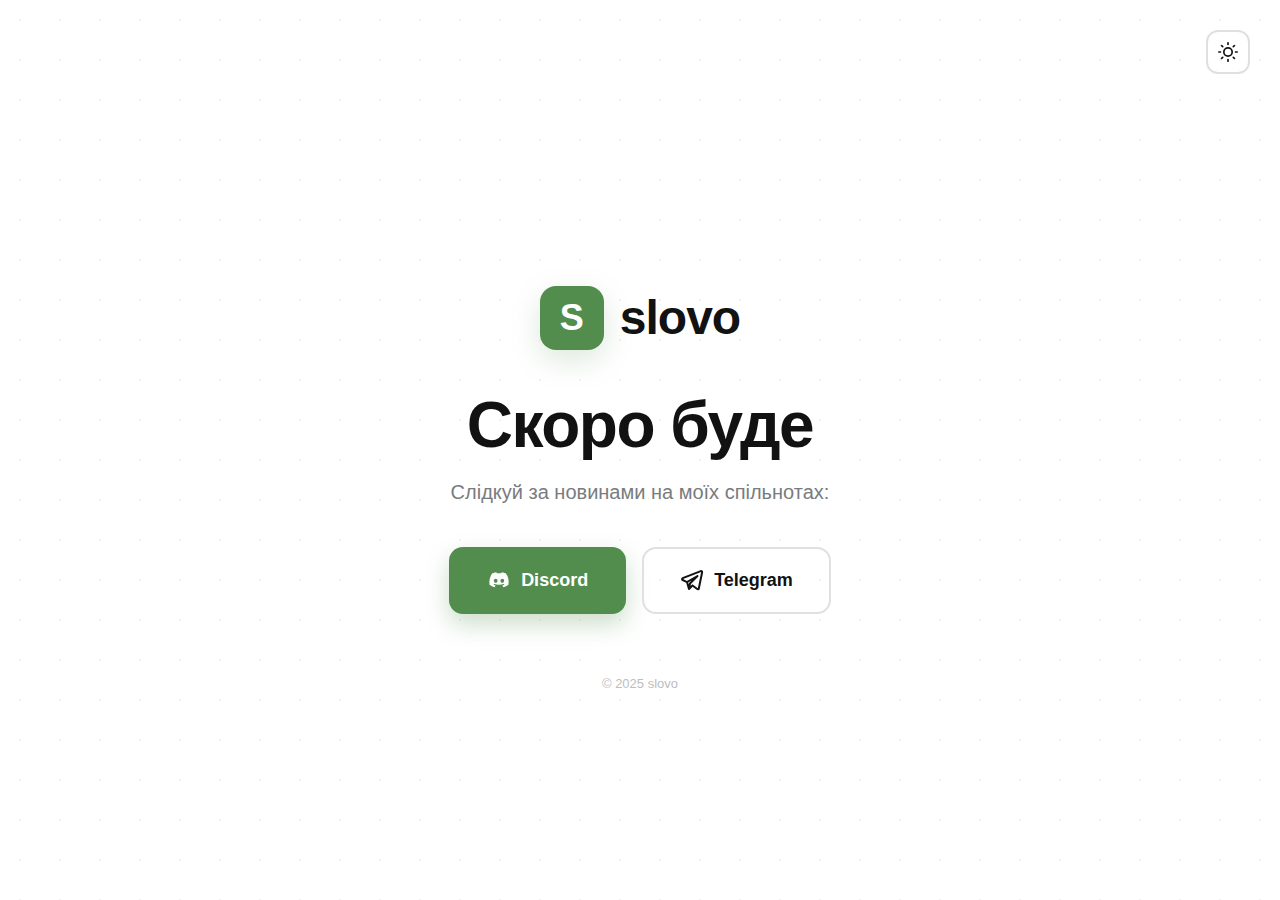
<file: soon.html>
<!DOCTYPE html>
<html lang="uk">
<head>
    <meta charset="UTF-8">
    <meta name="viewport" content="width=device-width, initial-scale=1.0">
    <title>slovo - Скоро буде</title>
    <link rel="icon" type="image/png" href="assets/logo.png">

    <link rel="stylesheet" href="css/main.css">
    <link rel="stylesheet" href="css/components.css">
    <link rel="stylesheet" href="css/soon.css">
</head>
<body>

    <div class="top-controls">
        <button class="theme-btn" id="theme-toggle" aria-label="Змінити тему">
            <svg class="icon-sun" width="24" height="24"><use href="assets/icons.svg#icon-sun"></use></svg>
            <svg class="icon-moon" width="24" height="24"><use href="assets/icons.svg#icon-moon"></use></svg>
        </button>
    </div>

    <main class="soon-wrapper">
        <div class="bg-pattern"></div>

        <div class="container soon-container">
            
            <div class="brand-display">
                <div class="logo-box">S</div>
                <span class="brand-name">slovo</span>
            </div>

            <h1 class="main-title">Скоро буде</h1>
            
            <p class="sub-text">Слідкуй за новинами на моїх спільнотах:</p>

            <div class="action-buttons">
                <a href="https://discord.gg/a35NPr963U" class="btn btn-primary">
                    <svg width="24" height="24"><use href="assets/icons.svg#icon-discord"></use></svg>
                    Discord
                </a>
                <a href="https://t.me/izachoc_news" class="btn btn-secondary">
                    <svg width="24" height="24"><use href="assets/icons.svg#icon-telegram"></use></svg>
                    Telegram
                </a>
            </div>

            <div class="copyright">
                &copy; 2025 slovo
            </div>
        </div>
    </main>

    <script src="js/app.js"></script>
</body>
</html>
</file>
<file: css/main.css>
:root {
    --color-brand: #538D4E;
    --color-brand-rgb: 83, 141, 78;
    --color-brand-dark: #40703B;
    
    --color-text-main: #121213;
    --color-text-light: #787C7E;
    --color-text-on-brand: #FFFFFF;
    
    --color-bg: #FFFFFF;
    --color-bg-light: #F8F9FA;
    --color-card-bg: #FFFFFF;
    --bg-gradient-features: radial-gradient(circle at 50% 0%, #F1F8E9 0%, #F8F9FA 60%);
    
    --shadow-card: 0 8px 30px rgba(0,0,0,0.06);
    --shadow-glow: 0 8px 25px rgba(83, 141, 78, 0.35);
    
    --border-card: rgba(0, 0, 0, 0.04);
    --border-btn-secondary: #E0E0E0;
    
    --radius-btn: 14px;
    --radius-card: 24px;
    
    --font-main: -apple-system, BlinkMacSystemFont, 'Segoe UI', Roboto, sans-serif;
    --ease-smooth: cubic-bezier(0.25, 0.8, 0.25, 1);
}

[data-theme="dark"] {
    --color-brand: #6AC063; 
    --color-brand-rgb: 106, 192, 99;
    --color-text-on-brand: #FFFFFF; 
    
    --color-text-main: #FFFFFF;
    --color-text-light: #A0A3A7;
    
    --color-bg: #121213;
    --color-bg-light: #1A1A1B;
    --color-card-bg: #1E1E1F;
    
    --bg-gradient-features: radial-gradient(circle at 50% 0%, rgba(106, 192, 99, 0.08) 0%, #1A1A1B 60%);
    
    --shadow-card: 0 8px 30px rgba(0,0,0,0.5);
    --shadow-glow: 0 0 25px rgba(106, 192, 99, 0.4);
    
    --border-card: rgba(255, 255, 255, 0.08);
    --border-btn-secondary: #3A3A3C;
}

* { margin: 0; padding: 0; box-sizing: border-box; }

body {
    font-family: var(--font-main);
    color: var(--color-text-main);
    line-height: 1.5;
    background-color: var(--color-bg);
    overflow-x: hidden;
    transition: background-color 0.4s ease, color 0.4s ease;
}

.container {
    max-width: 1200px;
    margin: 0 auto;
    padding: 0 24px;
}

a { text-decoration: none; }
ul { list-style: none; }
</file>
<file: css/components.css>
/* --- BUTTONS --- */
.btn {
    display: inline-flex;
    align-items: center;
    justify-content: center;
    padding: 18px 36px;
    font-size: 18px;
    font-weight: 700;
    border-radius: var(--radius-btn);
    cursor: pointer;
    gap: 10px;
    border: 2px solid transparent;
    transition: opacity .1s, all .30s ease-in-out;
}

.btn-primary {
    background: var(--color-brand);
    color: var(--color-text-on-brand);
    box-shadow: 0 10px 25px rgba(var(--color-brand-rgb), 0.3);
}

.btn-primary:hover {
    transform: scale(1.05);
    background: rgba(var(--color-brand-rgb), 0.15);
    color: var(--color-brand);
    border-color: var(--color-brand);
    box-shadow: var(--shadow-glow);
}

.btn-secondary {
    background: transparent;
    color: var(--color-text-main);
    border: 2px solid var(--border-btn-secondary);
}

.btn-secondary:hover {
    transform: scale(1.05);
    border-color: var(--color-text-main);
    background: var(--color-card-bg);
    box-shadow: 0 5px 20px rgba(0, 0, 0, 0.05);
}

/* --- HEADER --- */
.header {
    height: 80px;
    display: flex;
    align-items: center;
    position: sticky;
    top: 0;
    z-index: 100;
    border-bottom: 1px solid var(--border-card);
    transition: background-color 0.4s ease, border-color 0.4s ease;
    backdrop-filter: blur(10px);
    background: var(--color-bg);
}

[data-theme="light"] .header {
    background: rgba(255, 255, 255, 0.95);
}

[data-theme="dark"] .header {
    background: rgba(18, 18, 19, 0.9);
}

.header-container {
    width: 100%;
    display: flex;
    justify-content: space-between;
    align-items: center;
}

/* Logo */
.logo {
    font-size: 26px;
    font-weight: 800;
    color: var(--color-brand);
    letter-spacing: -0.5px;
    display: flex;
    align-items: center;
    gap: 10px;
    transition: color 0.4s ease;
}

.logo-box {
    width: 32px;
    height: 32px;
    background: var(--color-brand);
    color: white;
    border-radius: 8px;
    display: flex;
    align-items: center;
    justify-content: center;
    font-size: 20px;
    transition: background-color 0.4s ease;
}

.logo span {
    position: relative;
    display: block;
    line-height: 1;
    padding-bottom: 5px;
}

.logo span::after {
    content: "";
    position: absolute;
    bottom: 0;
    left: 0;
    width: 100%;
    height: 3px;
    background: var(--color-brand);
    border-radius: 2px;
    transition: background-color 0.4s ease;
}

/* Nav */
.nav {
    display: flex;
    gap: 32px;
}

.nav a {
    color: var(--color-text-light);
    font-weight: 600;
    display: flex;
    align-items: center;
    gap: 8px;
    position: relative;
    padding: 5px 0;
    transition: color 0.3s var(--ease-smooth);
}

.nav a::after {
    content: '';
    position: absolute;
    bottom: 0;
    left: 0;
    width: 0%;
    height: 2px;
    background: var(--color-brand);
    transition: width 0.8s var(--ease-smooth), background-color 0.4s ease;
}

.nav a:hover {
    color: var(--color-brand);
}

.nav a:hover::after {
    width: 100%;
}

.nav a svg {
    width: 18px;
    height: 18px;
    opacity: 0.8;
    stroke: currentColor;
}

/* Actions & Theme */
.header-actions {
    display: flex;
    align-items: center;
    gap: 16px;
}

.theme-btn {
    background: transparent;
    border: 2px solid var(--border-btn-secondary);
    width: 44px;
    height: 44px;
    border-radius: 12px;
    cursor: pointer;
    display: flex;
    align-items: center;
    justify-content: center;
    color: var(--color-text-main);
    transition: opacity .1s, all .30s ease-in-out;
}

.theme-btn:hover {
    transform: scale(1.05);
    background: rgba(var(--color-brand-rgb), 0.15);
    color: var(--color-brand);
    border-color: var(--color-brand);
    box-shadow: var(--shadow-glow);
}

.theme-btn svg {
    width: 20px;
    height: 20px;
    transition: transform 0.5s var(--ease-smooth);
}

.theme-btn .icon-moon {
    display: none;
}

.theme-btn .icon-sun {
    display: block;
}

[data-theme="dark"] .theme-btn .icon-moon {
    display: block;
}

[data-theme="dark"] .theme-btn .icon-sun {
    display: none;
}

.auth-btn {
    padding: 10px 24px;
    background: var(--color-brand);
    color: var(--color-text-on-brand);
    border-radius: var(--radius-btn);
    font-weight: 600;
    display: flex;
    align-items: center;
    gap: 8px;
    border: 2px solid transparent;
    transition: opacity .1s, all .30s ease-in-out;
}

.auth-btn:hover {
    background: rgba(var(--color-brand-rgb), 0.15);
    color: var(--color-brand);
    border-color: var(--color-brand);
    box-shadow: 0 4px 20px rgba(var(--color-brand-rgb), 0.3);
    transform: scale(1.05);
}

/* --- FOOTER --- */
.footer {
    padding: 60px 0 30px;
    background: var(--color-bg-light);
    border-top: 1px solid var(--border-card);
    margin-top: 60px;
}

.footer-content {
    display: grid;
    grid-template-columns: 1.5fr 1fr 1fr 1fr;
    gap: 40px;
    margin-bottom: 40px;
}

.footer-brand p {
    color: var(--color-text-light);
    font-size: 14px;
    margin-top: 16px;
    max-width: 300px;
}

.footer-col h4 {
    font-size: 16px;
    font-weight: 700;
    color: var(--color-text-main);
    margin-bottom: 20px;
}

.footer-col ul li {
    margin-bottom: 12px;
}

.footer-col ul li a {
    color: var(--color-text-light);
    font-size: 14px;
    transition: color 0.2s;
}

.footer-col ul li a:hover {
    color: var(--color-brand);
}

.footer-bottom {
    text-align: center;
    padding-top: 30px;
    border-top: 1px solid var(--border-card);
    color: var(--color-text-light);
    font-size: 13px;
}
</file>
<file: css/soon.css>
.soon-wrapper {
    min-height: 100vh;
    display: flex;
    align-items: center;
    justify-content: center;
    position: relative;
    background: var(--color-bg);
    overflow: hidden;
}

.bg-pattern {
    position: absolute;
    top: 0;
    left: 0;
    width: 100%;
    height: 100%;
    background-image: radial-gradient(var(--border-btn-secondary) 1px, transparent 1px);
    background-size: 40px 40px;
    opacity: 0.4;
    z-index: 0;
}

[data-theme="dark"] .bg-pattern {
    opacity: 0.15;
}

.soon-container {
    position: relative;
    z-index: 1;
    display: flex;
    flex-direction: column;
    align-items: center;
    text-align: center;
    max-width: 600px;
    padding: 20px;
}

.top-controls {
    position: absolute;
    top: 30px;
    right: 30px;
    z-index: 10;
}

.brand-display {
    display: flex;
    align-items: center;
    gap: 16px;
    margin-bottom: 40px;
}

.brand-display .logo-box {
    width: 64px;
    height: 64px;
    font-size: 36px;
    border-radius: 16px;
    background: var(--color-brand);
    color: white;
    display: flex;
    align-items: center;
    justify-content: center;
    font-weight: 800;
    box-shadow: 0 10px 30px rgba(var(--color-brand-rgb), 0.2);
}

.brand-name {
    font-size: 48px;
    font-weight: 800;
    color: var(--color-text-main);
    letter-spacing: -1px;
    line-height: 1;
}

.main-title {
    font-size: 64px;
    font-weight: 800;
    color: var(--color-text-main);
    line-height: 1.1;
    margin-bottom: 16px;
    letter-spacing: -1.5px;
}

.sub-text {
    font-size: 20px;
    color: var(--color-text-light);
    margin-bottom: 40px;
}

.action-buttons {
    display: flex;
    gap: 16px;
    flex-wrap: wrap;
    justify-content: center;
}

.copyright {
    position: absolute;
    bottom: -60px;
    font-size: 13px;
    color: var(--color-text-light);
    opacity: 0.5;
}

@media (max-width: 600px) {
    .brand-display .logo-box {
        width: 48px;
        height: 48px;
        font-size: 28px;
        border-radius: 12px;
    }

    .brand-name {
        font-size: 36px;
    }

    .main-title {
        font-size: 42px;
    }

    .sub-text {
        font-size: 18px;
    }

    .action-buttons {
        flex-direction: column;
        width: 100%;
    }

    .btn {
        width: 100%;
    }

    .top-controls {
        top: 20px;
        right: 20px;
    }
}
</file>
